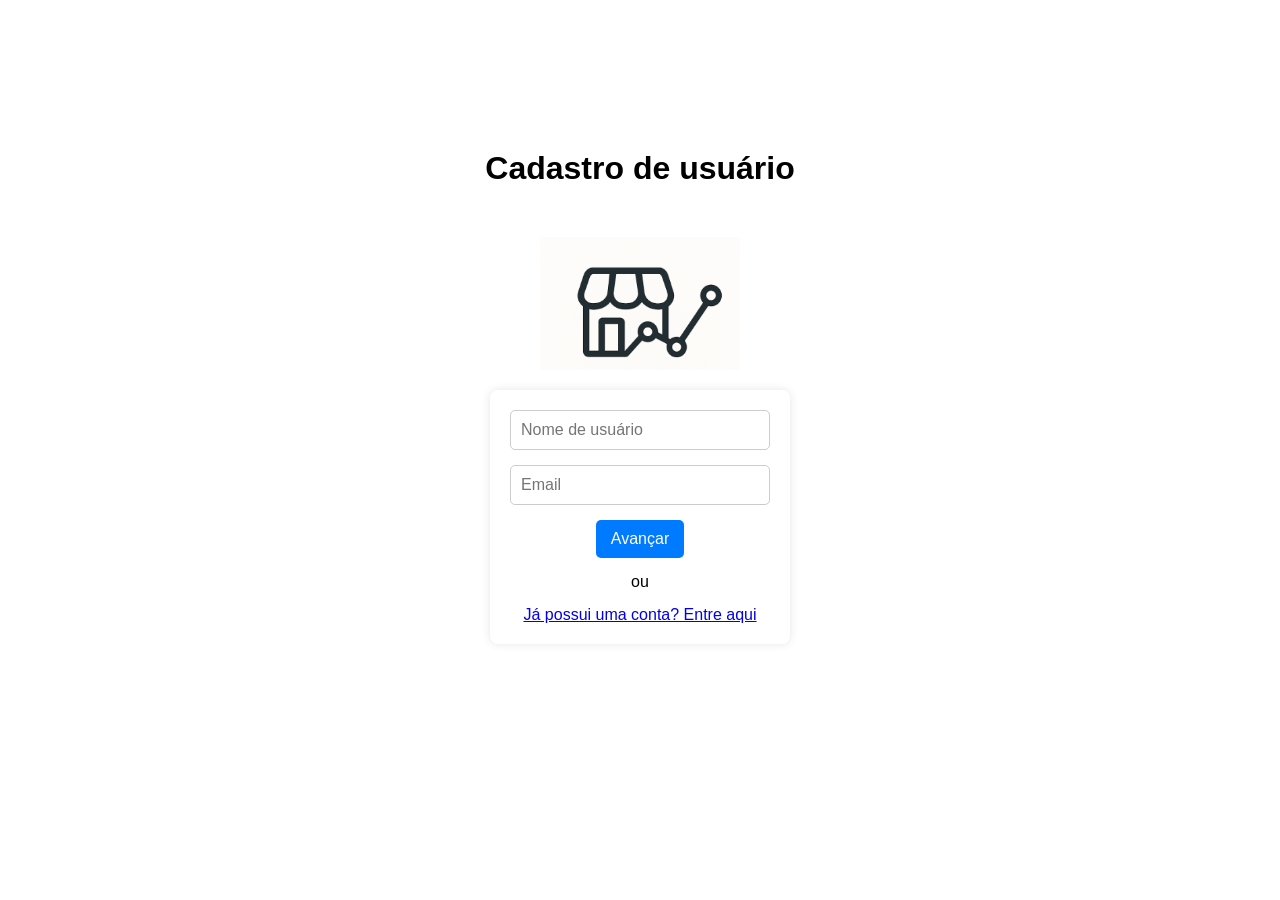
<file: protocodigo 2.0/cadastro.html>
<!DOCTYPE html>
<html lang="en">
<head>
    <meta charset="UTF-8">
    <meta name="viewport" content="width=device-width, initial-scale=1.0">
    <title>Cadastro</title>
    <link rel="icon" href="logo.png" type="image/png">
    <link rel="stylesheet" href="index.css">
</head>
<body>
    <h1>Cadastro de usuário</h1>
    <img src="images/logo.png" alt="logo gerenciador de microempresas" width="200px">

    <div class="login-container" id="userInfo" style="opacity: 1;">
        <input id="username" type="text" placeholder="Nome de usuário">
        <input id="email" type="email" placeholder="Email">
        <button class="avanceBt">Avançar</button>
        <p>ou</p>
        <a href="login.html">Já possui uma conta? Entre aqui</a>
    </div>

    <div class="login-container" id="passwordSection" style="display:none; opacity: 0;">
        <input id="password" type="password" placeholder="Senha">
        <input id="confirmPassword" type="password" placeholder="Confirme a senha">
        <button class="avanceBt">avançar</button>
    </div>

    <div class="login-container" id="securityQuestionsSection" style="display:none; opacity: 0;">
        <h3>Cadastre duas perguntas para recuperação</h3>

        <select name="" id="">
            <option value="">Selecione</option>
            <option value="">Primeiro nome da mãe</option>
            <option value="">Qual é sua cidade natal</option>
            <option value="">Data de Nascimento</option>
        </select>
        <input type="text" placeholder="Resposta">

        <select name="" id="">
            <option value="">Selecione</option>
            <option value="">Primeiro nome do pai</option>
            <option value="">Qual é o nome do seu primeiro pet</option>
            <option value="">Qual é o nome do seu melhor amigo</option>

        </select>
        <input type="text" placeholder="Resposta">
        <button class="avanceBt" onclick="window.location.href='login.html'">Finalizar</button>
    </div>

    <script src="scripts/User.js"></script>
    <script src="scripts/cadastro.js"></script>
</body>
</html>
</file>
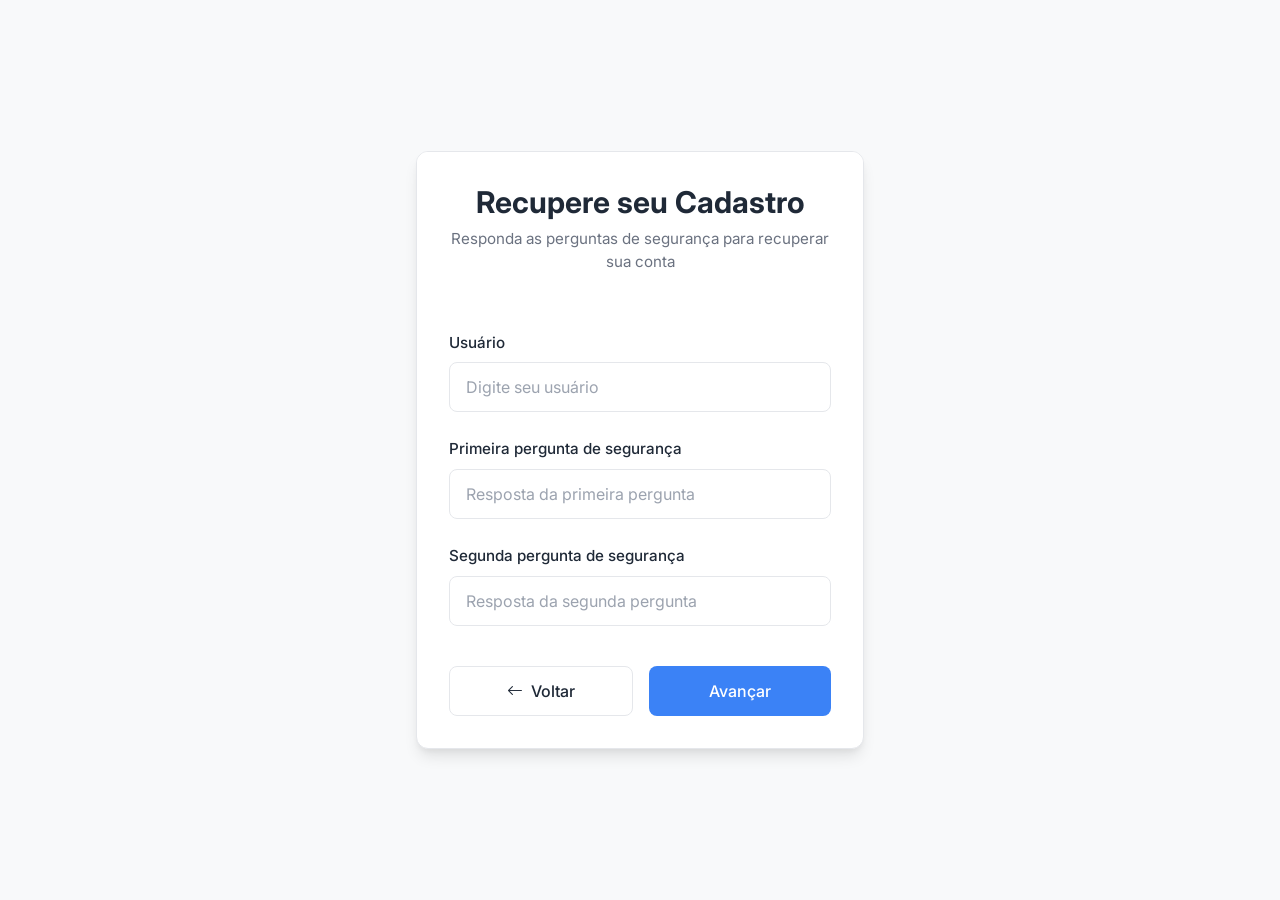
<file: protocodigo 2.0/recover.html>
<!DOCTYPE html>
<html lang="pt-BR">
<head>
    <meta charset="UTF-8">
    <meta name="viewport" content="width=device-width, initial-scale=1.0">
    <title>Recuperar Conta - MicroGestor</title>
    
    <!-- Bootstrap CSS -->
    <link href="https://cdn.jsdelivr.net/npm/bootstrap@5.3.2/dist/css/bootstrap.min.css" rel="stylesheet">
    
    <!-- Bootstrap Icons -->
    <link rel="stylesheet" href="https://cdn.jsdelivr.net/npm/bootstrap-icons@1.11.1/font/bootstrap-icons.css">
    
    <!-- Google Fonts -->
    <link href="https://fonts.googleapis.com/css2?family=Inter:wght@400;500;600;700&display=swap" rel="stylesheet">
    
    <style>
        :root {
            --primary-color: #3b82f6;
            --primary-dark: #2563eb;
            --secondary-color: #f59e0b;
            --background: #f8f9fa;
            --card-bg: #ffffff;
            --text-primary: #1f2937;
            --text-muted: #6b7280;
            --border-color: #e5e7eb;
            --shadow: 0 4px 6px -1px rgba(0, 0, 0, 0.1), 0 2px 4px -1px rgba(0, 0, 0, 0.06);
            --shadow-lg: 0 10px 15px -3px rgba(0, 0, 0, 0.1), 0 4px 6px -2px rgba(0, 0, 0, 0.05);
        }

        * {
            margin: 0;
            padding: 0;
            box-sizing: border-box;
        }

        body {
            font-family: 'Inter', -apple-system, BlinkMacSystemFont, 'Segoe UI', Roboto, sans-serif;
            background-color: var(--background);
            color: var(--text-primary);
            min-height: 100vh;
            display: flex;
            align-items: center;
            justify-content: center;
            padding: 2rem 1rem;
        }

        .recovery-container {
            width: 100%;
            max-width: 28rem;
        }

        .card {
            background: var(--card-bg);
            border: 1px solid var(--border-color);
            border-radius: 0.75rem;
            box-shadow: var(--shadow-lg);
            overflow: hidden;
        }

        .card-header {
            padding: 2rem 2rem 1rem;
            text-align: center;
            background: var(--card-bg);
            border-bottom: none;
        }

        .card-title {
            font-size: 1.875rem;
            font-weight: 700;
            color: var(--text-primary);
            margin-bottom: 0.5rem;
        }

        .card-description {
            color: var(--text-muted);
            font-size: 0.95rem;
            line-height: 1.5;
        }

        .card-body {
            padding: 1.5rem 2rem 2rem;
        }

        .form-label {
            font-weight: 500;
            color: var(--text-primary);
            margin-bottom: 0.5rem;
            font-size: 0.95rem;
        }

        .form-control {
            padding: 0.75rem 1rem;
            border: 1px solid var(--border-color);
            border-radius: 0.5rem;
            font-size: 1rem;
            transition: all 0.2s ease;
            background-color: var(--card-bg);
        }

        .form-control:focus {
            border-color: var(--primary-color);
            box-shadow: 0 0 0 3px rgba(59, 130, 246, 0.1);
            outline: none;
        }

        .form-control::placeholder {
            color: #9ca3af;
        }

        .mb-4 {
            margin-bottom: 1.5rem;
        }

        .btn {
            padding: 0.75rem 1.5rem;
            font-weight: 500;
            border-radius: 0.5rem;
            font-size: 1rem;
            transition: all 0.2s ease;
            border: none;
            cursor: pointer;
            display: inline-flex;
            align-items: center;
            justify-content: center;
            text-decoration: none;
        }

        .btn-primary {
            background-color: var(--primary-color);
            color: white;
        }

        .btn-primary:hover {
            background-color: var(--primary-dark);
            transform: translateY(-1px);
            box-shadow: var(--shadow);
        }

        .btn-outline {
            background-color: transparent;
            border: 1px solid var(--border-color);
            color: var(--text-primary);
        }

        .btn-outline:hover {
            background-color: var(--background);
            border-color: var(--text-muted);
        }

        .button-group {
            display: flex;
            gap: 1rem;
            padding-top: 1rem;
        }

        .button-group .btn {
            flex: 1;
        }

        .btn i {
            margin-right: 0.5rem;
        }

        /* Responsive adjustments */
        @media (max-width: 576px) {
            body {
                padding: 1rem 0.5rem;
            }

            .card-header {
                padding: 1.5rem 1.5rem 0.75rem;
            }

            .card-title {
                font-size: 1.5rem;
            }

            .card-body {
                padding: 1rem 1.5rem 1.5rem;
            }

            .button-group {
                flex-direction: column;
            }
        }

        /* Animation */
        @keyframes fadeIn {
            from {
                opacity: 0;
                transform: translateY(10px);
            }
            to {
                opacity: 1;
                transform: translateY(0);
            }
        }

        .card {
            animation: fadeIn 0.4s ease-out;
        }
    </style>
</head>
<body>
    <div class="recovery-container">
        <div class="card">
            <div class="card-header">
                <h1 class="card-title">Recupere seu Cadastro</h1>
                <p class="card-description">
                    Responda as perguntas de segurança para recuperar sua conta
                </p>
            </div>
            <div class="card-body">
                <form id="recoveryForm">
                    <div class="mb-4">
                        <label for="user" class="form-label">Usuário</label>
                        <input 
                            type="text" 
                            class="form-control" 
                            id="user" 
                            name="user" 
                            placeholder="Digite seu usuário" 
                            required
                        >
                    </div>

                    <div class="mb-4">
                        <label for="securityQuestion1" class="form-label">Primeira pergunta de segurança</label>
                        <input 
                            type="text" 
                            class="form-control" 
                            id="securityQuestion1" 
                            name="securityQuestion1" 
                            placeholder="Resposta da primeira pergunta" 
                            required
                        >
                    </div>

                    <div class="mb-4">
                        <label for="securityQuestion2" class="form-label">Segunda pergunta de segurança</label>
                        <input 
                            type="text" 
                            class="form-control" 
                            id="securityQuestion2" 
                            name="securityQuestion2" 
                            placeholder="Resposta da segunda pergunta" 
                            required
                        >
                    </div>

                    <div class="button-group">
                        <button type="button" class="btn btn-outline" onclick="window.history.back()">
                            <i class="bi bi-arrow-left"></i>
                            Voltar
                        </button>
                        <button type="submit" class="btn btn-primary">
                            Avançar
                        </button>
                    </div>
                </form>
            </div>
        </div>
    </div>

    <!-- Bootstrap JS -->
    <script src="https://cdn.jsdelivr.net/npm/bootstrap@5.3.2/dist/js/bootstrap.bundle.min.js"></script>
    
    <script>
        // Form submission handler
        document.getElementById('recoveryForm').addEventListener('submit', function(e) {
            e.preventDefault();
            
            const formData = {
                user: document.getElementById('user').value,
                securityQuestion1: document.getElementById('securityQuestion1').value,
                securityQuestion2: document.getElementById('securityQuestion2').value
            };
            
            // Log form data (replace with actual recovery logic)
            console.log('Recuperação de conta:', formData);
            
            // Show success message
            alert('Formulário enviado com sucesso! (Implemente a lógica de recuperação aqui)');
        });
    </script>
</body>
</html>
</file>
<file: protocodigo 2.0/index.css>
*{
    margin: 0;
    padding: 0;
    box-sizing: border-box;
    font-family: Arial, sans-serif;
}
select, input{
    padding: 10px;
    border: 1px solid #ccc;
    border-radius: 5px;
    width: 100%;
    font-size: 16px;
}
button{
    padding: 10px 15px;
    border: none;
    border-radius: 5px;
    background-color: #007BFF;
    color: white;
    cursor: pointer;
    font-size: 16px;
}
button:hover{
    background-color: #0056b3;
}
body{
    height: 100vh;
    width:  100vw;
    display: flex;
    align-items: center;
    flex-direction: column;
}
h1{
    margin: 50px;
    margin-top: 150px;
}
.login-container{
    background-color: white;
    padding: 20px;
    border-radius: 8px;
    box-shadow: 0 0 10px rgba(0,0,0,0.1);
    width: 300px;
    display: flex;
    flex-direction: column;
    justify-content: center ;
    align-items: center;
    margin-top: 20px;
    gap: 15px;

    transition: opacity 0.3s ease;
}
</file>
